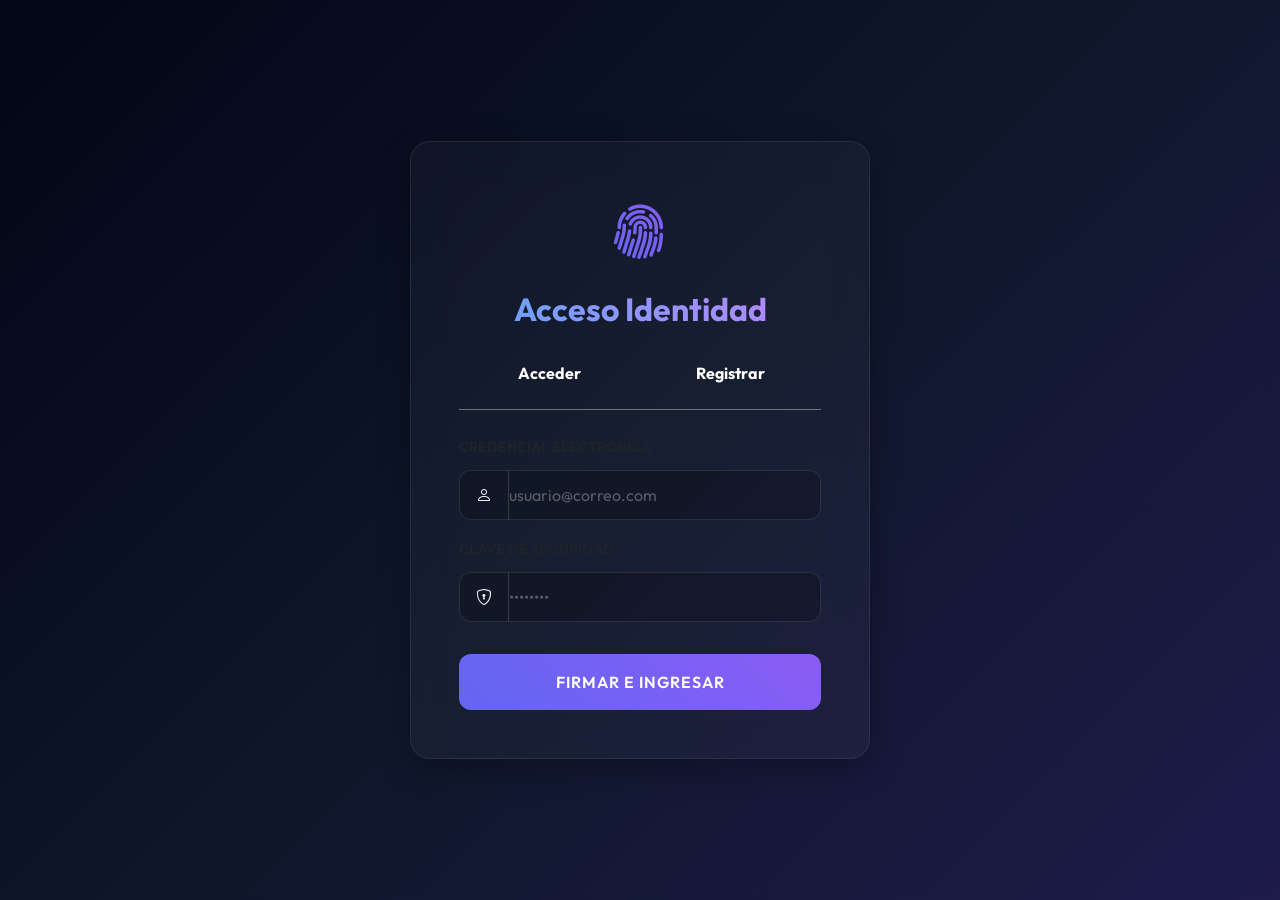
<file: index.html>
<!DOCTYPE html>
<html lang="es">
<head>
    <meta charset="UTF-8">
    <meta name="viewport" content="width=device-width, initial-scale=1.0">
    <title>Dashboard Electoral</title>
    <link href="https://cdn.jsdelivr.net/npm/bootstrap@5.3.6/dist/css/bootstrap.min.css" rel="stylesheet">
    <link href="https://cdn.jsdelivr.net/npm/bootstrap-icons@1.11.3/font/bootstrap-icons.css" rel="stylesheet">
    <link href="CSS/Styles.css" rel="stylesheet">
    <style>
        .custom-gradient-1 { background: -webkit-linear-gradient(45deg, #10b981, #3b82f6); -webkit-background-clip: text; -webkit-text-fill-color: transparent; }
        .custom-gradient-2 { background: -webkit-linear-gradient(45deg, #f59e0b, #ef4444); -webkit-background-clip: text; -webkit-text-fill-color: transparent; }
        .custom-gradient-3 { background: -webkit-linear-gradient(45deg, #ec4899, #8b5cf6); -webkit-background-clip: text; -webkit-text-fill-color: transparent; }
    </style>
</head>
<body>

<div class="container mt-5 py-5">
    <div class="d-flex justify-content-between align-items-center mb-5 glass-card p-4">
        <div>
            <h2 class="header-title m-0"><i class="bi bi-cpu"></i> Nodo Central Votaciones</h2>
            <p class="text-muted m-0 mt-2">Plataforma de Gobernanza Digital</p>
        </div>
        <button class="btn btn-outline-glass d-flex align-items-center gap-2 px-4 py-2" onclick="sessionStorage.clear(); window.location.href='Login.html';">
            <i class="bi bi-power"></i> Desconectar
        </button>
    </div>

    <div class="row g-4 justify-content-center">
        <!-- Módulo Admin: Crear Elección -->
        <div class="col-md-3" id="card-crear-eleccion">
            <a href="CrearEleccion.html" class="text-decoration-none">
                <div class="glass-card glass-hover h-100 text-center p-4">
                    <i class="bi bi-database-add giant-icon mb-3 d-inline-block"></i>
                    <h5 class="fw-bold text-white mt-2">Crear Elección</h5>
                    <p class="text-muted small mt-2">Instanciar nuevo proceso</p>
                </div>
            </a>
        </div>
        
        <!-- Módulo: Emitir Voto -->
        <div class="col-md-3">
            <a href="EmitirVoto.html" class="text-decoration-none">
                <div class="glass-card glass-hover h-100 text-center p-4">
                    <i class="bi bi-fingerprint giant-icon custom-gradient-1 mb-3 d-inline-block"></i>
                    <h5 class="fw-bold text-white mt-2">Emitir Voto</h5>
                    <p class="text-muted small mt-2">Identidad verificada requerida</p>
                </div>
            </a>
        </div>

        <!-- Módulo: Resultados -->
        <div class="col-md-3">
            <a href="Resultados.html" class="text-decoration-none">
                <div class="glass-card glass-hover h-100 text-center p-4">
                    <i class="bi bi-bar-chart-steps giant-icon custom-gradient-2 mb-3 d-inline-block"></i>
                    <h5 class="fw-bold text-white mt-2">Resultados en Vivo</h5>
                    <p class="text-muted small mt-2">Análisis de los sufragios</p>
                </div>
            </a>
        </div>

        <!-- Módulo Admin: Candidatos -->
        <div class="col-md-3" id="card-candidatos">
            <a href="Candidatos.html" class="text-decoration-none">
                <div class="glass-card glass-hover h-100 text-center p-4">
                    <i class="bi bi-people giant-icon custom-gradient-3 mb-3 d-inline-block"></i>
                    <h5 class="fw-bold text-white mt-2">Candidatos</h5>
                    <p class="text-muted small mt-2">Registros de participantes</p>
                </div>
            </a>
        </div>
    </div>
</div>

<script>
document.addEventListener("DOMContentLoaded", () => {
    const userId = sessionStorage.getItem("userId");
    const userRol = sessionStorage.getItem("userRol");

    if (!userId) { window.location.href = "Login.html"; }

    if (userRol === "votante") {
        const cardCrearEleccion = document.getElementById("card-crear-eleccion");
        if (cardCrearEleccion) cardCrearEleccion.style.display = "none";
        
        const cardCandidatos = document.getElementById("card-candidatos");
        if (cardCandidatos) cardCandidatos.style.display = "none";
    }
});
</script>
</body>
</html>
</file>
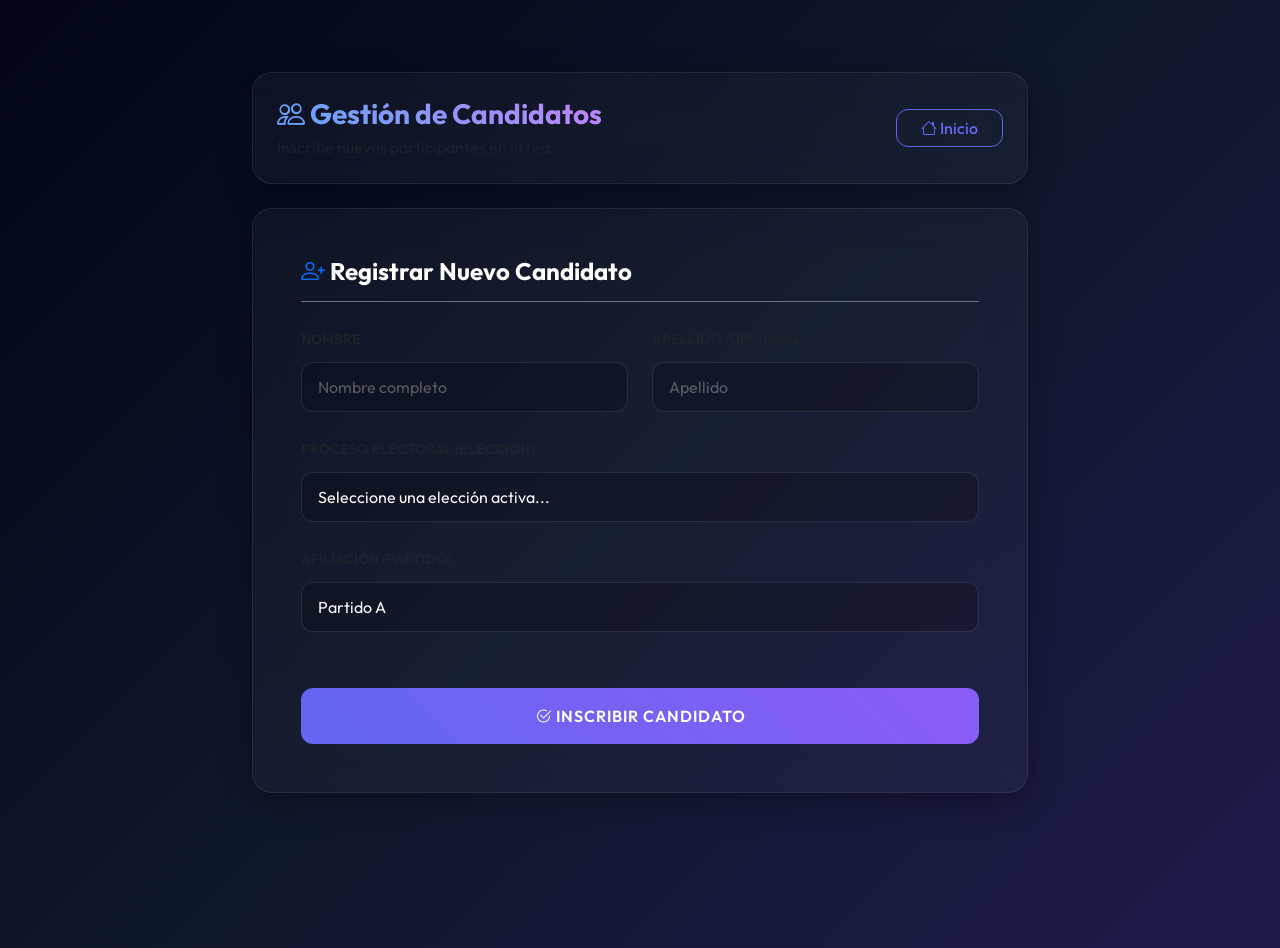
<file: Candidatos.html>
<!DOCTYPE html>
<html lang="es">
<head>
    <meta charset="UTF-8">
    <meta name="viewport" content="width=device-width, initial-scale=1.0">
    <title>Gestionar Candidatos</title>
    <link href="https://cdn.jsdelivr.net/npm/bootstrap@5.3.6/dist/css/bootstrap.min.css" rel="stylesheet">
    <link href="https://cdn.jsdelivr.net/npm/bootstrap-icons@1.11.3/font/bootstrap-icons.css" rel="stylesheet">
    <link href="CSS/Styles.css" rel="stylesheet">
</head>
<body>

<div class="container mt-5 py-4" style="max-width: 800px;">
    
    <div class="glass-card mb-4 p-4 d-flex justify-content-between align-items-center">
        <div>
            <h3 class="header-title m-0"><i class="bi bi-people"></i> Gestión de Candidatos</h3>
            <p class="text-muted m-0 mt-1">Inscribe nuevos participantes en la red.</p>
        </div>
        <a href="index.html" class="btn btn-outline-glass px-4"><i class="bi bi-house"></i> Inicio</a>
    </div>

    <div class="glass-card p-5">
        <h4 class="text-white mb-4 fw-bold border-bottom border-secondary pb-3"><i class="bi bi-person-plus text-primary"></i> Registrar Nuevo Candidato</h4>
        
        <form>
            <div class="row g-4">
                <div class="col-md-6 mb-2">
                    <label class="form-label text-muted small text-uppercase fw-bold pb-1">Nombre</label>
                    <input type="text" class="form-control glass-input" placeholder="Nombre completo" required>
                </div>
                
                <div class="col-md-6 mb-2">
                    <label class="form-label text-muted small text-uppercase fw-bold pb-1">Apellido (Opcional)</label>
                    <input type="text" class="form-control glass-input" placeholder="Apellido">
                </div>
            </div>

            <div class="mb-4 mt-3">
                <label class="form-label text-muted small text-uppercase fw-bold pb-1">Proceso Electoral (Elección)</label>
                <select class="form-select glass-input" id="selectEleccion" name="eleccion_id" required>
                    <option value="">Seleccione una elección activa...</option>
                </select>
            </div>

            <div class="mb-5">
                <label class="form-label text-muted small text-uppercase fw-bold pb-1">Afiliación (Partido)</label>
                <select class="form-select glass-input" id="selectPartido" required>
                    <option value="Partido A">Partido A</option>
                    <option value="Partido B">Partido B</option>
                    <option value="Partido C">Partido C</option>
                    <option value="Independiente">Independiente</option>
                </select>
            </div>

            <button class="btn btn-glass w-100 py-3 mt-2">
                <i class="bi bi-check2-circle"></i> Inscribir Candidato
            </button>
        </form>
    </div>

</div>

<script src="https://cdn.jsdelivr.net/npm/bootstrap@5.3.6/dist/js/bootstrap.bundle.min.js"></script>
<script src="JS/Candidatos.js"></script>    
</body>
</html>
</file>
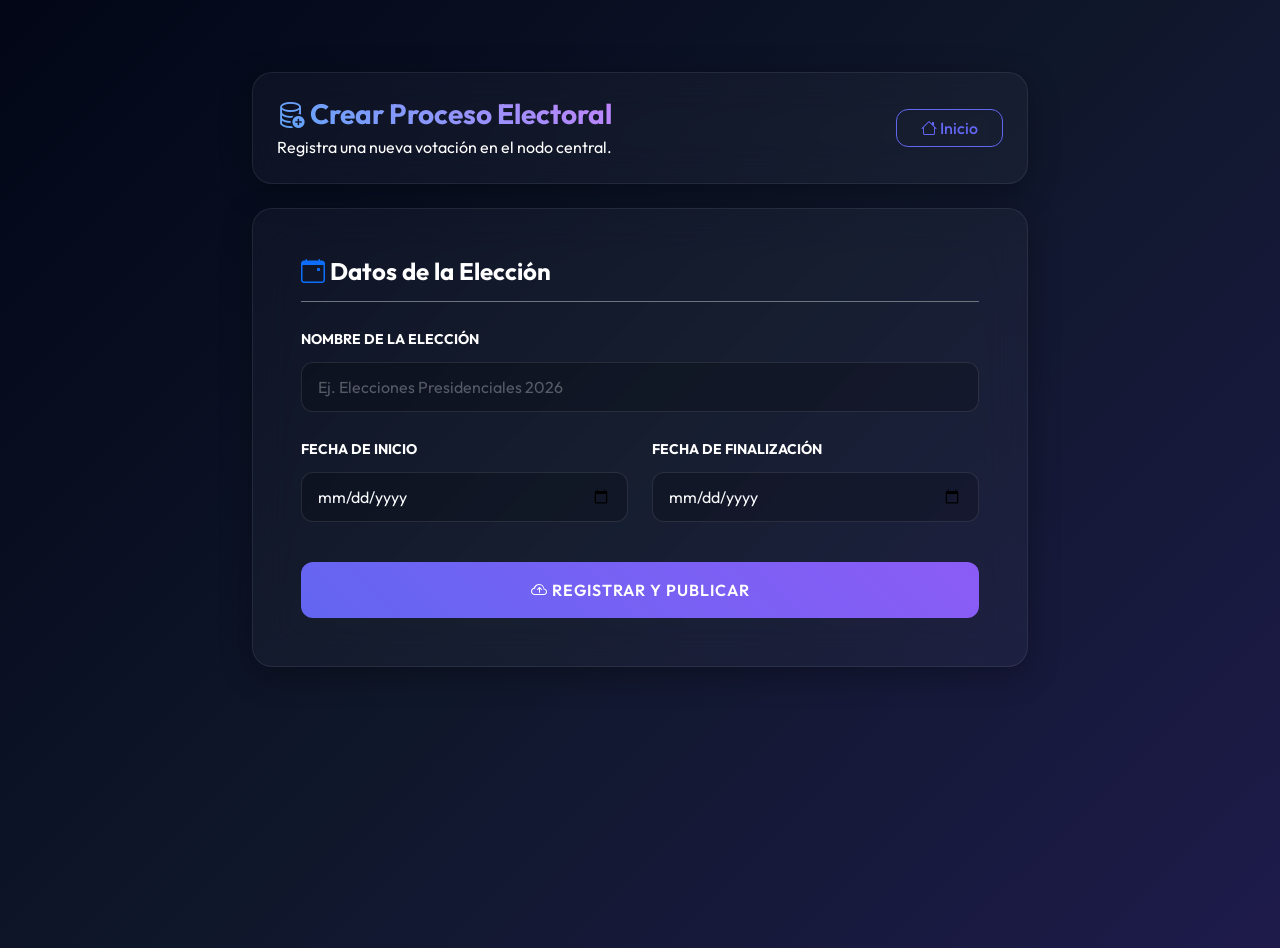
<file: CrearEleccion.html>
<!DOCTYPE html>
<html lang="es">
<head>
    <meta charset="UTF-8">
    <meta name="viewport" content="width=device-width, initial-scale=1.0">
    <title>Crear Elección</title>
    <link href="https://cdn.jsdelivr.net/npm/bootstrap@5.3.6/dist/css/bootstrap.min.css" rel="stylesheet">
    <link href="https://cdn.jsdelivr.net/npm/bootstrap-icons@1.11.3/font/bootstrap-icons.css" rel="stylesheet">
    <link href="CSS/Styles.css" rel="stylesheet">
</head>
<body>

<div class="container mt-5 py-4" style="max-width: 800px;">
    
    <div class="glass-card mb-4 p-4 d-flex justify-content-between align-items-center">
        <div>
            <h3 class="header-title m-0"><i class="bi bi-database-add"></i> Crear Proceso Electoral</h3>
            <p class="text-white m-0 mt-1">Registra una nueva votación en el nodo central.</p>
        </div>
        <a href="index.html" class="btn btn-outline-glass px-4"><i class="bi bi-house"></i> Inicio</a>
    </div>

    <div class="glass-card p-5">
        <h4 class="text-white mb-4 fw-bold border-bottom border-secondary pb-3"><i class="bi bi-calendar-event text-primary"></i> Datos de la Elección</h4>

        <form>
            <div class="mb-4">
                <label class="form-label text-white small text-uppercase fw-bold pb-1">Nombre de la Elección</label>
                <input type="text" class="form-control glass-input" placeholder="Ej. Elecciones Presidenciales 2026" required>
            </div>
            
            <div class="row g-4 mb-4">
                <div class="col-md-6">
                    <label class="form-label text-white small text-uppercase fw-bold pb-1">Fecha de Inicio</label>
                    <input type="date" class="form-control glass-input text-white" required>
                </div>
                
                <div class="col-md-6">
                    <label class="form-label text-white small text-uppercase fw-bold pb-1">Fecha de Finalización</label>
                    <input type="date" class="form-control glass-input text-white" required>
                </div>
            </div>

            <!-- <div class="mb-4">
                <label class="form-label text-muted small text-uppercase fw-bold pb-1">Descripción / Objetivos</label>
                <textarea class="form-control glass-input" rows="3" placeholder="Detalles operativos..."></textarea>
            </div> -->

            <button class="btn btn-glass w-100 py-3 mt-3">
                <i class="bi bi-cloud-arrow-up"></i> Registrar y Publicar
            </button>
        </form>

    </div>
</div>

<script src="https://cdn.jsdelivr.net/npm/bootstrap@5.3.6/dist/js/bootstrap.bundle.min.js"></script>
<script src="JS/CrearEleccion.js"></script>    
</body>
</html>
</file>
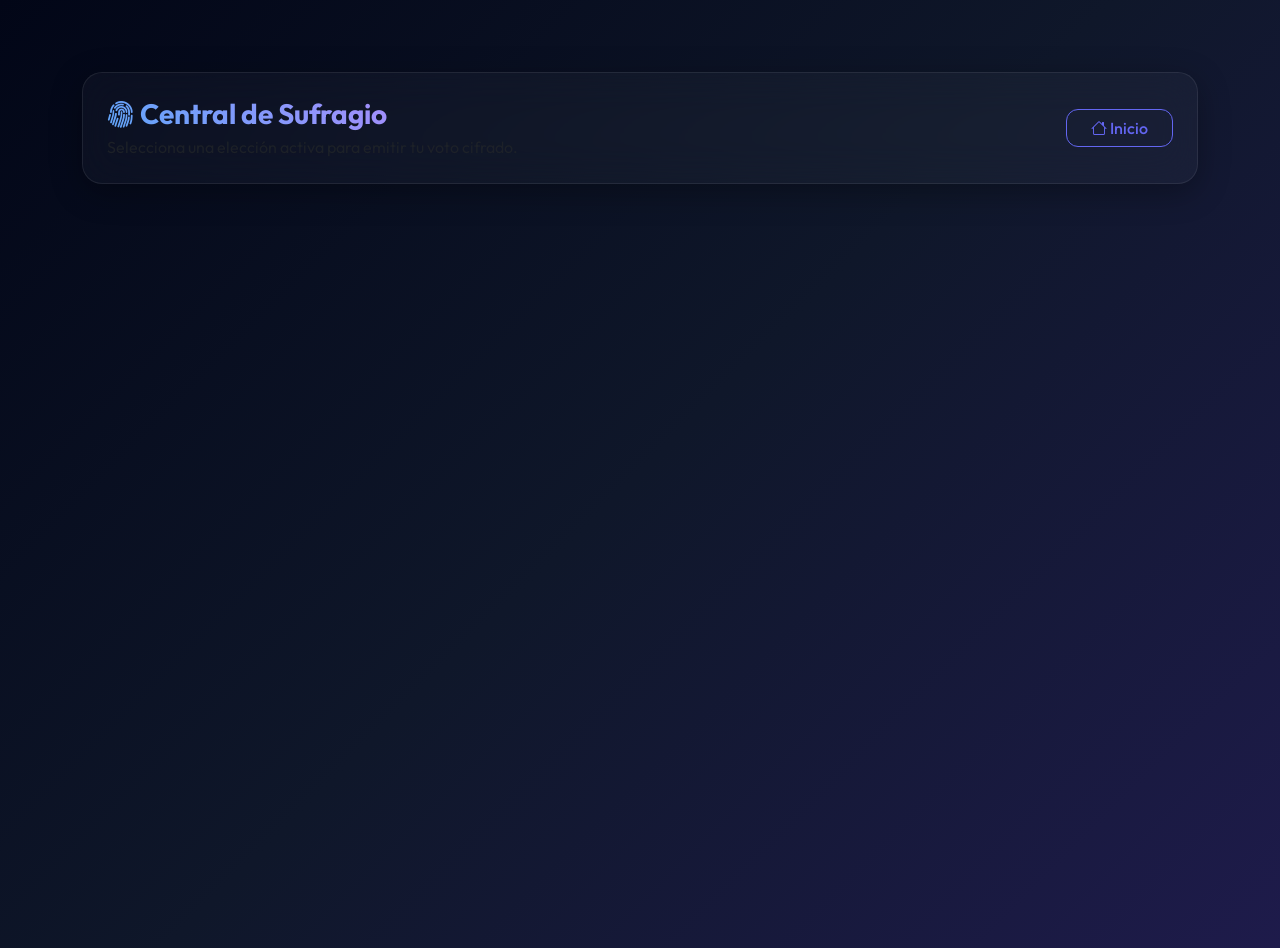
<file: EmitirVoto.html>
<!DOCTYPE html>
<html lang="es">
<head>
    <meta charset="UTF-8">
    <meta name="viewport" content="width=device-width, initial-scale=1.0">
    <title>Emitir Voto</title>
    <link href="https://cdn.jsdelivr.net/npm/bootstrap@5.3.6/dist/css/bootstrap.min.css" rel="stylesheet">
    <link href="https://cdn.jsdelivr.net/npm/bootstrap-icons@1.11.3/font/bootstrap-icons.css" rel="stylesheet">
    <link href="CSS/Styles.css" rel="stylesheet">
</head>
<body>

<div class="container mt-5 py-4">
    <div class="glass-card mb-4 p-4 d-flex justify-content-between align-items-center">
        <div>
            <h3 class="header-title m-0"><i class="bi bi-fingerprint"></i> Central de Sufragio</h3>
            <p class="text-muted m-0 mt-1">Selecciona una elección activa para emitir tu voto cifrado.</p>
        </div>
        <a href="index.html" class="btn btn-outline-glass px-4"><i class="bi bi-house"></i> Inicio</a>
    </div>

    <div class="row g-4" id="listaElecciones">
        <!-- Inyectado por Javascript -->
    </div>
</div>

<script src="https://cdn.jsdelivr.net/npm/bootstrap@5.3.6/dist/js/bootstrap.bundle.min.js"></script>
<script src="JS/EmitirVoto.js"></script>
</body>
</html>
</file>
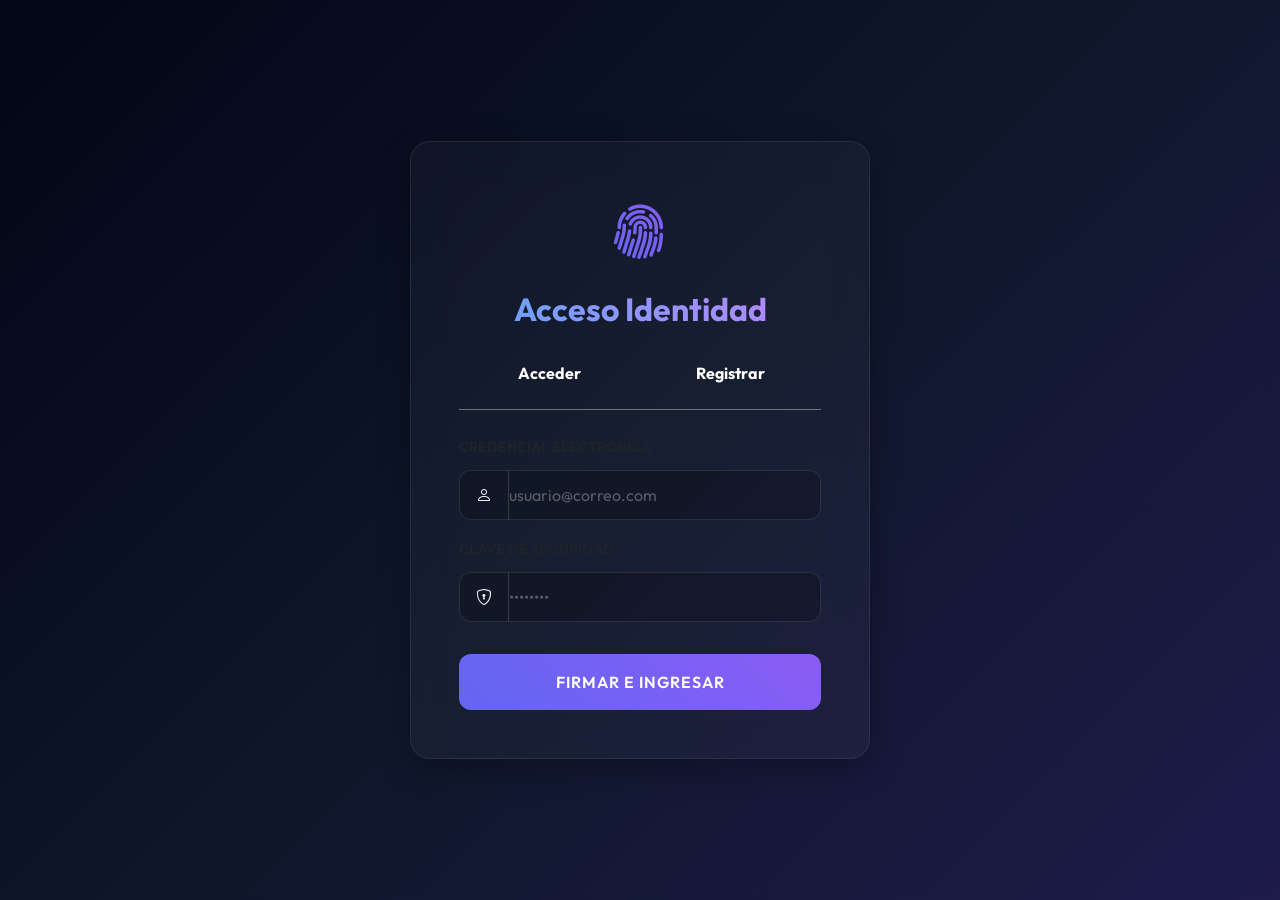
<file: Login.html>
<!DOCTYPE html>
<html lang="es">
<head>
    <meta charset="UTF-8">
    <meta name="viewport" content="width=device-width, initial-scale=1.0">
    <title>Sistema de Votos - Portal</title>
    <link href="https://cdn.jsdelivr.net/npm/bootstrap@5.3.6/dist/css/bootstrap.min.css" rel="stylesheet">
    <link href="https://cdn.jsdelivr.net/npm/bootstrap-icons@1.11.3/font/bootstrap-icons.css" rel="stylesheet">
    <link href="CSS/Styles.css" rel="stylesheet">
</head>
<body class="d-flex align-items-center justify-content-center">

<div class="container" style="max-width: 500px; padding: 20px;">
    <div class="glass-card p-5 text-center">
        <i class="bi bi-fingerprint giant-icon mb-3 d-inline-block"></i>
        <h2 class="header-title mb-4">Acceso Identidad</h2>
        
        <ul class="nav nav-pills nav-justified mb-4 border-bottom border-secondary pb-3" role="tablist">
            <li class="nav-item">
                <button class="nav-link active px-4 py-2 bg-transparent text-white fw-bold" data-bs-toggle="pill" data-bs-target="#login" style="border-radius: 10px;">Acceder</button>
            </li>
            <li class="nav-item">
                <button class="nav-link px-4 py-2 bg-transparent text-white fw-bold" data-bs-toggle="pill" data-bs-target="#register" style="border-radius: 10px;">Registrar</button>
            </li>
        </ul>

        <div class="tab-content text-start">
            <!-- LOGIN -->
            <div class="tab-pane fade show active" id="login">
                <form id="loginform">
                    <div class="mb-3">
                        <label class="form-label text-muted small text-uppercase fw-bold pb-1">Credencial Electrónica</label>
                        <div class="input-group">
                            <span class="input-group-text glass-input border-end-0 bg-transparent text-muted"><i class="bi bi-person"></i></span>
                            <input type="email" id="user" name="correo" class="form-control glass-input border-start-0 ps-0" placeholder="usuario@correo.com" required>
                        </div>
                    </div>
                    <div class="mb-4">
                        <label class="form-label text-muted small text-uppercase fw-bold pb-1">Clave de Seguridad</label>
                        <div class="input-group">
                            <span class="input-group-text glass-input border-end-0 bg-transparent text-muted"><i class="bi bi-shield-lock"></i></span>
                            <input type="password" id="password" name="password" class="form-control glass-input border-start-0 ps-0" placeholder="••••••••" required>
                        </div>
                    </div>
                    <button type="submit" class="btn btn-glass w-100 py-3 mt-2">Firmar e Ingresar</button>
                    <div id="login-error" class="text-danger mt-3 text-center fw-bold" style="display:none"></div>
                </form>
            </div>
            
            <!-- REGISTER -->
            <div class="tab-pane fade" id="register">
                <form id="registerform">
                    <div class="mb-3">
                        <input type="text" id="name" name="nombre" class="form-control glass-input" placeholder="Nombre completo" required>
                    </div>
                    <div class="mb-3">
                        <input type="email" id="email" name="email" class="form-control glass-input" placeholder="Correo electrónico" required>
                    </div>
                    <div class="mb-3">
                        <input type="password" id="register-password" name="password" class="form-control glass-input" placeholder="Crear contraseña" required>
                    </div>
                    <div class="mb-4">
                        <input type="password" id="register-password-confirm" name="confirm_password" class="form-control glass-input" placeholder="Confirmar contraseña" required>
                    </div>
                    <button type="submit" class="btn btn-glass w-100 py-3 mt-2">Generar Identidad</button>
                    <div id="register-error" class="text-danger mt-3 text-center" style="display:none"></div>
                    <div id="register-success" class="text-success mt-3 text-center fw-bold" style="display:none">Identidad registrada exitosamente</div>
                </form>
            </div>
        </div>
    </div>
</div>

<script src="https://cdn.jsdelivr.net/npm/bootstrap@5.3.6/dist/js/bootstrap.bundle.min.js"></script>
<script src="JS/authentication.js"></script>
</body>
</html>
</file>
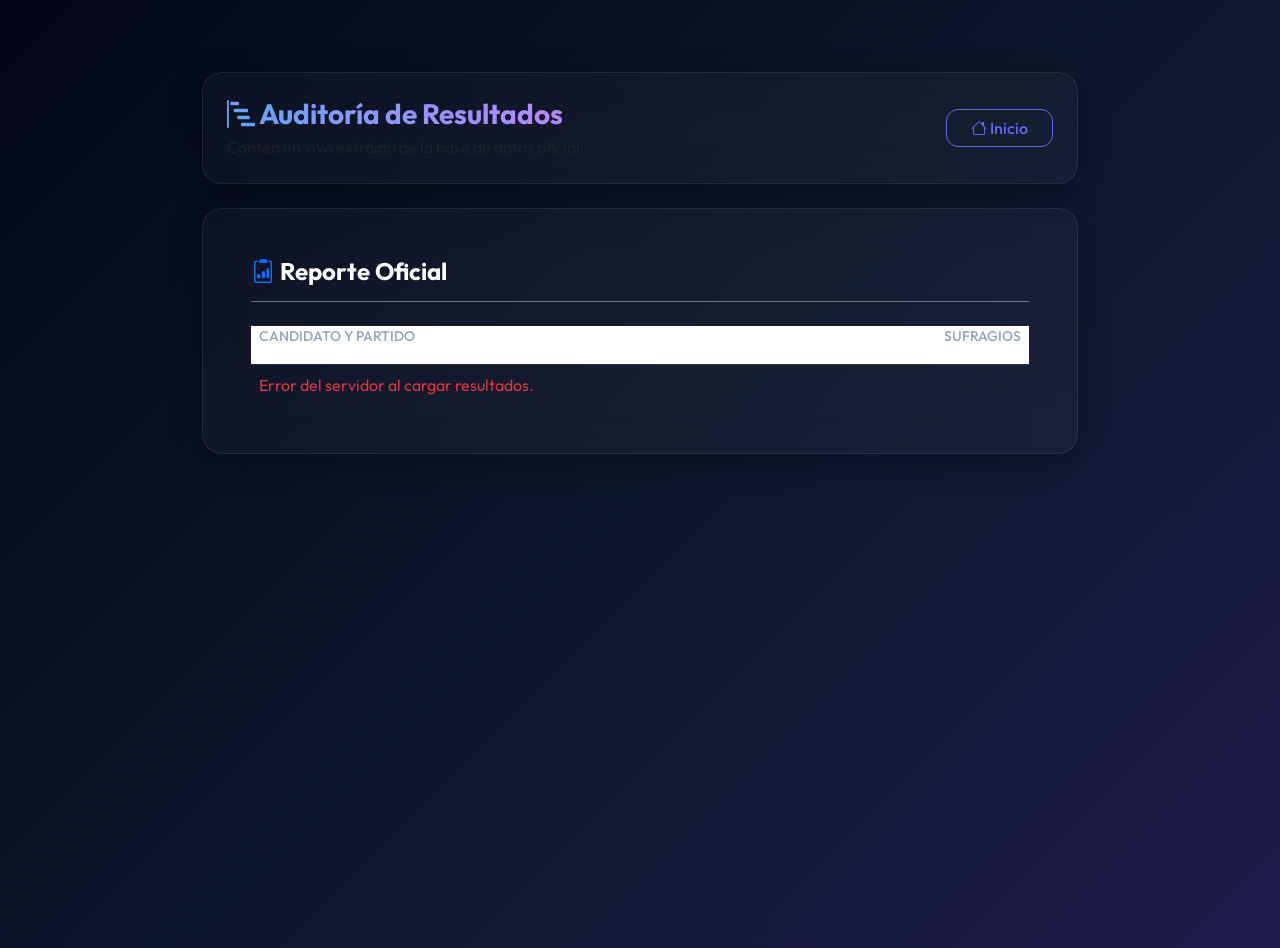
<file: Resultados.html>
<!DOCTYPE html>
<html lang="es">
<head>
    <meta charset="UTF-8">
    <meta name="viewport" content="width=device-width, initial-scale=1.0">
    <title>Resultados de Votaciones</title>
    <link href="https://cdn.jsdelivr.net/npm/bootstrap@5.3.6/dist/css/bootstrap.min.css" rel="stylesheet">
    <link href="https://cdn.jsdelivr.net/npm/bootstrap-icons@1.11.3/font/bootstrap-icons.css" rel="stylesheet">
    <link href="CSS/Styles.css" rel="stylesheet">
</head>
<body>

<div class="container mt-5 py-4" style="max-width: 900px;">
    
    <div class="glass-card mb-4 p-4 d-flex justify-content-between align-items-center">
        <div>
            <h3 class="header-title m-0"><i class="bi bi-bar-chart-steps"></i> Auditoría de Resultados</h3>
            <p class="text-muted m-0 mt-1">Conteo en vivo extraído de la base de datos oficial.</p>
        </div>
        <a href="index.html" class="btn btn-outline-glass px-4"><i class="bi bi-house"></i> Inicio</a>
    </div>

    <div class="glass-card p-4 p-md-5">
        <h4 class="text-white mb-4 fw-bold border-bottom border-secondary pb-3"><i class="bi bi-clipboard2-data text-primary"></i> Reporte Oficial</h3>
        
        <div class="table-responsive">
            <table class="table table-borderless table-glass align-middle w-100 m-0">
                <thead>
                    <tr>
                        <th class="text-uppercase small pt-0 pb-3">Candidato y Partido</th>
                        <th class="text-uppercase small pt-0 pb-3 text-end" width="200">Sufragios</th>
                    </tr>
                </thead>
                <tbody id="tablaResultados">
                    <!-- Registros Inyectados por Javascript -->
                </tbody>
            </table>
        </div>

    </div>
</div>

<script src="https://cdn.jsdelivr.net/npm/bootstrap@5.3.6/dist/js/bootstrap.bundle.min.js"></script>
<script src="JS/Resultados.js"></script>    
</body>
</html>
</file>
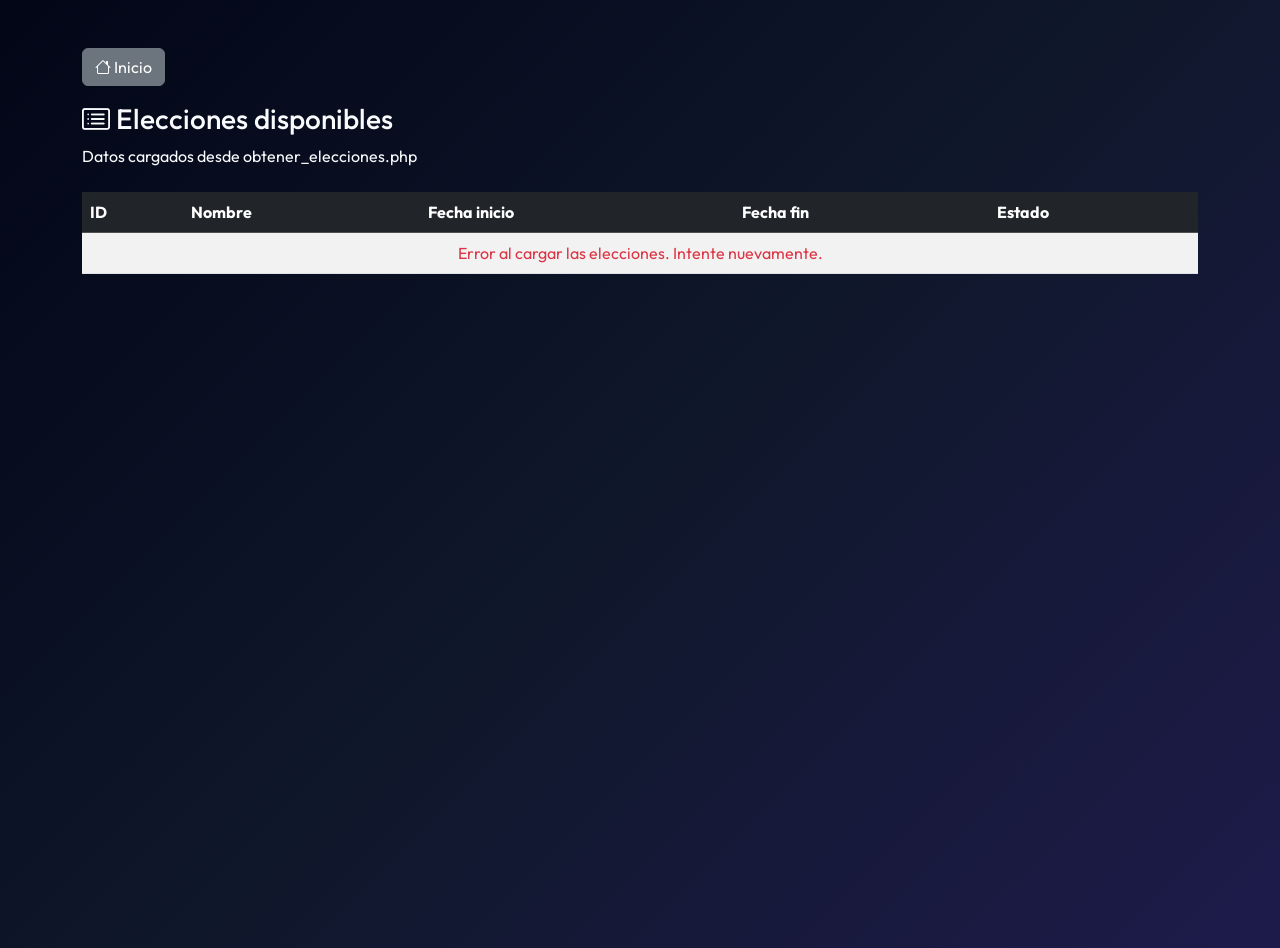
<file: VerElecciones.html>
<!DOCTYPE html>
<html lang="es">

<head>
<meta charset="UTF-8">
<meta name="viewport" content="width=device-width, initial-scale=1.0">
<title>Ver Elecciones</title>
<link href="https://cdn.jsdelivr.net/npm/bootstrap@5.3.6/dist/css/bootstrap.min.css" rel="stylesheet">
<link href="https://cdn.jsdelivr.net/npm/bootstrap-icons@1.11.3/font/bootstrap-icons.css" rel="stylesheet">
<link href="./CSS/Styles.css" rel="stylesheet">
</head>

<body>
<div class="container mt-5">
  <div class="mb-3">
    <a href="index.html" class="btn btn-secondary">
      <i class="bi bi-house"></i> Inicio
    </a>
  </div>

  <div class="header d-flex justify-content-between align-items-center mb-4">
    <div>
      <h3><i class="bi bi-card-list"></i> Elecciones disponibles</h3>
      <p class="mb-0">Datos cargados desde obtener_elecciones.php</p>
    </div>
  </div>

  <div class="table-responsive">
    <table class="table table-striped align-middle">
      <thead class="table-dark">
        <tr>
          <th scope="col">ID</th>
          <th scope="col">Nombre</th>
          <th scope="col">Fecha inicio</th>
          <th scope="col">Fecha fin</th>
          <th scope="col">Estado</th>
        </tr>
      </thead>
      <tbody id="eleccionesBody">
        <tr>
          <td colspan="5" class="text-center text-muted">Cargando elecciones...</td>
        </tr>
      </tbody>
    </table>
  </div>
</div>

<script src="https://cdn.jsdelivr.net/npm/bootstrap@5.3.6/dist/js/bootstrap.bundle.min.js"></script>
<script src="JS/VerElecciones.js"></script>
</body>
</html>
</file>
<file: CSS/Styles.css>
@import url('https://fonts.googleapis.com/css2?family=Outfit:wght@300;400;500;600;700&display=swap');

:root {
    --primary-color: #6366f1;
    --primary-glow: rgba(99, 102, 241, 0.4);
    --secondary-color: #8b5cf6;
    --bg-gradient: linear-gradient(135deg, #020617 0%, #0f172a 50%, #1e1b4b 100%);
    --text-main: #f8fafc;
    --text-muted: #94a3b8;
    --glass-bg: rgba(255, 255, 255, 0.03);
    --glass-border: rgba(255, 255, 255, 0.08);
}

body {
    background: var(--bg-gradient);
    font-family: 'Outfit', sans-serif;
    color: var(--text-main);
    min-height: 100vh;
    margin: 0;
    overflow-x: hidden;
}

/* Scrollbar personalizada */
::-webkit-scrollbar { width: 8px; }
::-webkit-scrollbar-track { background: transparent; }
::-webkit-scrollbar-thumb { background: rgba(255,255,255,0.1); border-radius: 10px; }
::-webkit-scrollbar-thumb:hover { background: rgba(255,255,255,0.2); }

/* --- GLASSMORPHISM COMPONENTS --- */

.glass-card {
    background: var(--glass-bg);
    backdrop-filter: blur(20px);
    -webkit-backdrop-filter: blur(20px);
    border: 1px solid var(--glass-border);
    border-radius: 20px;
    box-shadow: 0 8px 32px 0 rgba(0, 0, 0, 0.3);
    color: var(--text-main);
}

.glass-hover {
    transition: all 0.4s cubic-bezier(0.25, 0.8, 0.25, 1);
}

.glass-hover:hover {
    transform: translateY(-8px);
    box-shadow: 0 15px 40px var(--primary-glow);
    border-color: rgba(99, 102, 241, 0.3);
    background: rgba(255, 255, 255, 0.05);
}

/* Inputs de Cristal */
.glass-input {
    background: rgba(0, 0, 0, 0.2) !important;
    border: 1px solid rgba(255, 255, 255, 0.1) !important;
    color: var(--text-main) !important;
    border-radius: 12px;
    padding: 0.75rem 1rem;
    transition: all 0.3s ease;
}

.glass-input::placeholder {
    color: rgba(255,255,255,0.3);
}

.glass-input:focus {
    outline: none;
    border-color: var(--primary-color) !important;
    box-shadow: 0 0 15px var(--primary-glow) !important;
    background: rgba(0, 0, 0, 0.4) !important;
}

/* Selects Especiales (Fix HTML selects in dark mode) */
select.glass-input option {
    background: #0f172a;
    color: white;
}

/* Botones Futuristas */
.btn-glass {
    background: linear-gradient(45deg, var(--primary-color), var(--secondary-color));
    color: white;
    border: none;
    border-radius: 12px;
    font-weight: 600;
    transition: all 0.3s ease;
    text-transform: uppercase;
    letter-spacing: 1px;
}

.btn-glass:hover {
    transform: scale(1.05);
    color: white;
    box-shadow: 0 0 20px var(--primary-glow);
}

.btn-outline-glass {
    background: transparent;
    border: 1px solid var(--primary-color);
    color: var(--primary-color);
    border-radius: 12px;
    font-weight: 500;
    transition: all 0.3s ease;
}

.btn-outline-glass:hover {
    background: var(--primary-color);
    color: white;
    box-shadow: 0 0 15px var(--primary-glow);
}

/* Layout Utilidades */
.header-title {
    font-weight: 700;
    background: -webkit-linear-gradient(45deg, #60a5fa, #c084fc);
    -webkit-background-clip: text;
    -webkit-text-fill-color: transparent;
}

/* Iconos Gigantes */
.giant-icon {
    font-size: 3.5rem;
    background: -webkit-linear-gradient(45deg, var(--primary-color), var(--secondary-color));
    -webkit-background-clip: text;
    -webkit-text-fill-color: transparent;
}

/* Tablas */
.table-glass {
    color: var(--text-main);
    border-color: rgba(255,255,255,0.05);
}
.table-glass th {
    border-bottom: 2px solid rgba(255,255,255,0.1);
    color: var(--text-muted);
    font-weight: 500;
}
.table-glass td {
    color: var(--text-main);
    background: transparent !important;
    border-color: rgba(255,255,255,0.05);
}

/* Formularios de Login */
.login-split {
    min-height: 70vh;
    display: flex;
}
.auth-panel {
    background: transparent;
}
</file>
